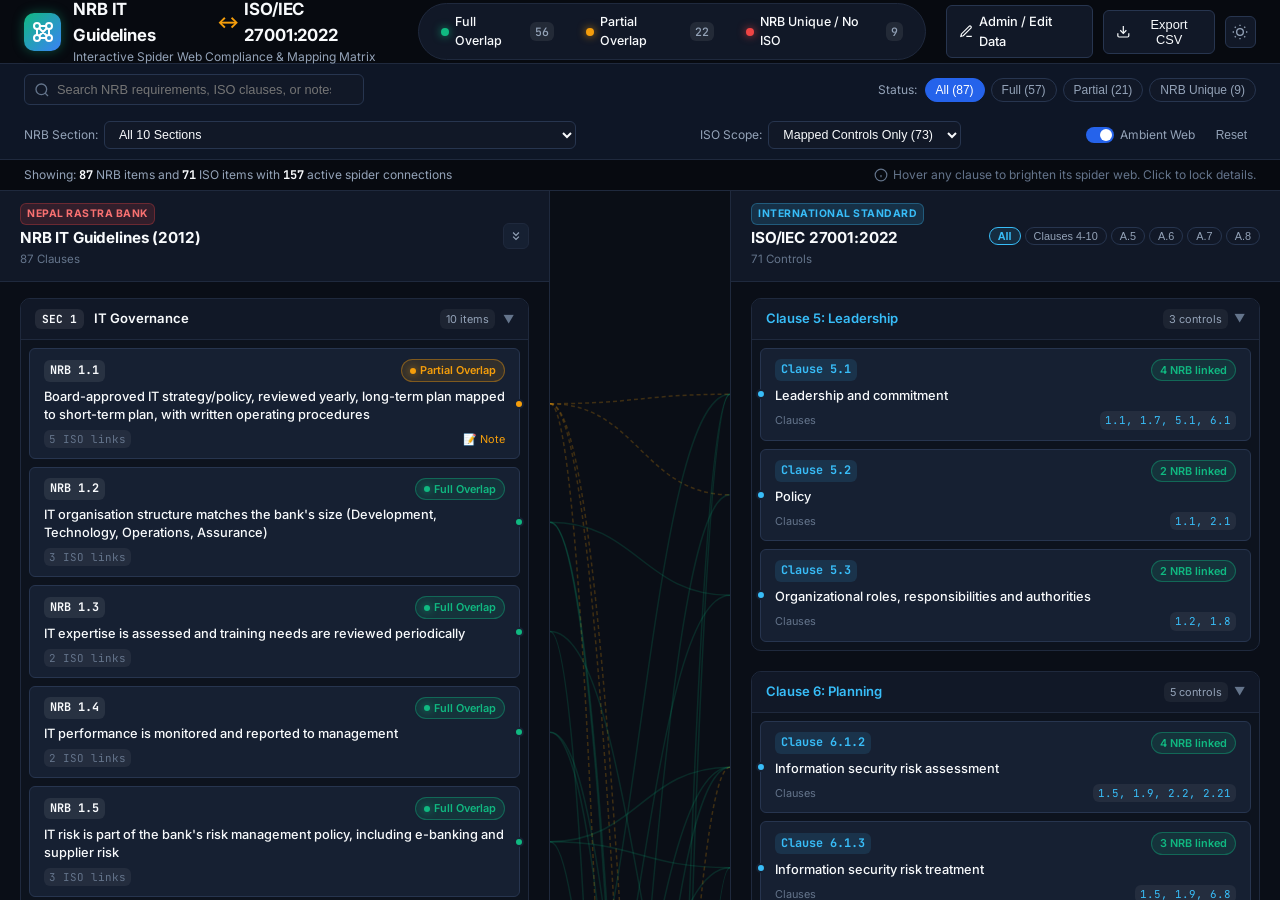
<file: index.html>
<!DOCTYPE html>
<html lang="en">
<head>
  <meta charset="UTF-8">
  <meta name="viewport" content="width=device-width, initial-scale=1.0">
  <title>NRB IT Guidelines ↔ ISO 27001:2022 Interactive Spider Web</title>
  <link rel="stylesheet" href="style.css">
  <link rel="preconnect" href="https://fonts.googleapis.com">
  <link rel="preconnect" href="https://fonts.gstatic.com" crossorigin>
  <link href="https://fonts.googleapis.com/css2?family=Inter:wght@300;400;500;600;700;800&family=JetBrains+Mono:wght@400;500;600&display=swap" rel="stylesheet">
</head>
<body class="dark-theme">
  <!-- Top App Bar -->
  <header class="top-header">
    <div class="brand-group">
      <div class="brand-icon">
        <svg width="24" height="24" viewBox="0 0 24 24" fill="none" stroke="currentColor" stroke-width="2">
          <circle cx="6" cy="6" r="3"/>
          <circle cx="18" cy="18" r="3"/>
          <circle cx="6" cy="18" r="3"/>
          <circle cx="18" cy="6" r="3"/>
          <path d="M6 9v6M18 9v6M9 6h6M9 18h6M8.5 8.5l7 7M8.5 15.5l7-7"/>
        </svg>
      </div>
      <div class="brand-text">
        <h1>NRB IT Guidelines <span>↔</span> ISO/IEC 27001:2022</h1>
        <p class="brand-subtitle">Interactive Spider Web Compliance & Mapping Matrix</p>
      </div>
    </div>



    <!-- Quick Legend -->
    <div class="legend-bar">
      <div class="legend-item" data-filter="full" id="legendFull">
        <span class="legend-dot dot-full"></span>
        <span class="legend-name">Full Overlap</span>
        <span class="legend-count" id="countFull">57</span>
      </div>
      <div class="legend-item" data-filter="partial" id="legendPartial">
        <span class="legend-dot dot-partial"></span>
        <span class="legend-name">Partial Overlap</span>
        <span class="legend-count" id="countPartial">21</span>
      </div>
      <div class="legend-item" data-filter="none" id="legendNone">
        <span class="legend-dot dot-none"></span>
        <span class="legend-name">NRB Unique / No ISO</span>
        <span class="legend-count" id="countNone">9</span>
      </div>
    </div>

    <!-- Actions -->
    <div class="header-actions">
      <a href="admin.html" class="btn btn-outline" id="btnAdminPanel" title="Open Admin Panel to edit requirements, clauses, and links" style="text-decoration:none;">
        <svg width="15" height="15" viewBox="0 0 24 24" fill="none" stroke="currentColor" stroke-width="2">
          <path d="M12 20h9"/>
          <path d="M16.5 3.5a2.121 2.121 0 0 1 3 3L7 19l-4 1 1-4L16.5 3.5z"/>
        </svg>
        <span>Admin / Edit Data</span>
      </a>
      <button class="btn btn-outline" id="btnExportCsv" title="Export Mappings to CSV">
        <svg width="15" height="15" viewBox="0 0 24 24" fill="none" stroke="currentColor" stroke-width="2">
          <path d="M21 15v4a2 2 0 0 1-2 2H5a2 2 0 0 1-2-2v-4"/>
          <polyline points="7 10 12 15 17 10"/>
          <line x1="12" y1="15" x2="12" y2="3"/>
        </svg>
        <span>Export CSV</span>
      </button>
      <button class="btn btn-icon" id="btnThemeToggle" title="Toggle Theme">
        <svg id="themeIconSun" width="16" height="16" viewBox="0 0 24 24" fill="none" stroke="currentColor" stroke-width="2">
          <circle cx="12" cy="12" r="5"/>
          <line x1="12" y1="1" x2="12" y2="3"/>
          <line x1="12" y1="21" x2="12" y2="23"/>
          <line x1="4.22" y1="4.22" x2="5.64" y2="5.64"/>
          <line x1="18.36" y1="18.36" x2="19.78" y2="19.78"/>
          <line x1="1" y1="12" x2="3" y2="12"/>
          <line x1="21" y1="12" x2="23" y2="12"/>
          <line x1="4.22" y1="19.78" x2="5.64" y2="18.36"/>
          <line x1="18.36" y1="5.64" x2="19.78" y2="4.22"/>
        </svg>
      </button>
    </div>
  </header>

  <!-- Controls & Filter Toolbar -->
  <section class="toolbar">
    <div class="search-box">
      <svg class="search-icon" width="16" height="16" viewBox="0 0 24 24" fill="none" stroke="currentColor" stroke-width="2">
        <circle cx="11" cy="11" r="8"/>
        <line x1="21" y1="21" x2="16.65" y2="16.65"/>
      </svg>
      <input type="text" id="searchInput" placeholder="Search NRB requirements, ISO clauses, or notes...">
      <button class="search-clear-btn" id="searchClearBtn" title="Clear search">✕</button>
    </div>

    <!-- Filter Pills -->
    <div class="filter-group">
      <label>Status:</label>
      <button class="filter-pill active" data-status="all">All (87)</button>
      <button class="filter-pill pill-full" data-status="full">Full (57)</button>
      <button class="filter-pill pill-partial" data-status="partial">Partial (21)</button>
      <button class="filter-pill pill-none" data-status="none">NRB Unique (9)</button>
    </div>

    <!-- Section Filter Dropdown -->
    <div class="dropdown-group">
      <label for="sectionSelect">NRB Section:</label>
      <select id="sectionSelect">
        <option value="all">All 10 Sections</option>
      </select>
    </div>

    <!-- ISO Filter Dropdown -->
    <div class="dropdown-group">
      <label for="isoScopeSelect">ISO Scope:</label>
      <select id="isoScopeSelect">
        <option value="mapped">Mapped Controls Only (73)</option>
        <option value="all">All Standard Controls (123)</option>
      </select>
    </div>

    <!-- Display Options -->
    <div class="toggle-group">
      <label class="toggle-label" title="Show all background spider lines or only highlight on hover">
        <input type="checkbox" id="toggleShowAllLines" checked>
        <span class="toggle-switch"></span>
        <span class="toggle-text">Ambient Web</span>
      </label>
      <button class="btn btn-sm btn-ghost" id="btnResetFilters" title="Reset all filters">Reset</button>
    </div>
  </section>

  <!-- Notification Banner / Stats Info -->
  <div class="info-strip" id="infoStrip">
    <div class="focus-banner" id="focusBanner" style="display: none;">
      <span class="focus-pulse-dot"></span>
      <span class="focus-badge">FOCUS VIEW</span>
      <span class="focus-text" id="focusBannerText">Showing mapped clauses only</span>
      <button class="btn btn-sm btn-outline focus-return-btn" id="btnDeselectFocus" title="Return to full view (Esc)">✕ Deselect / Return</button>
    </div>
    <div class="custom-data-badge" id="customDataBadge" style="display: none; align-items: center; gap: 6px; background: rgba(37, 99, 235, 0.18); border: 1px solid rgba(59, 130, 246, 0.4); padding: 3px 10px; border-radius: var(--radius-full); font-size: 0.72rem; color: #93c5fd;">
      <span>✏️ Custom Data Active</span>
      <button id="btnResetCustomData" style="background:none; border:none; color:#f87171; text-decoration:underline; cursor:pointer; font-size:0.72rem; font-weight:600; padding:0 2px;" title="Clear edits and reset to baseline data.js">Reset to Defaults</button>
    </div>
    <div class="info-stat">
      <span>Showing:</span> <strong id="visibleNrbCount">87</strong> NRB items
      <span>and</span> <strong id="visibleIsoCount">73</strong> ISO items
      <span>with</span> <strong id="visibleLinksCount">164</strong> active spider connections
    </div>
    <div class="hover-hint" id="hoverHint">
      <svg width="14" height="14" viewBox="0 0 24 24" fill="none" stroke="currentColor" stroke-width="2">
        <circle cx="12" cy="12" r="10"/>
        <line x1="12" y1="16" x2="12" y2="12"/>
        <line x1="12" y1="8" x2="12.01" y2="8"/>
      </svg>
      <span>Hover any clause to brighten its spider web. Click to lock details.</span>
    </div>
  </div>

  <!-- Main Mapping Workspace -->
  <main class="mapping-workspace" id="workspace">
    <!-- Left Column: NRB IT Guidelines -->
    <section class="column-panel left-panel" id="nrbPanel">
      <div class="panel-header">
        <div class="panel-title-wrap">
          <div class="panel-badge nrb-badge">NEPAL RASTRA BANK</div>
          <h2>NRB IT Guidelines (2012)</h2>
          <span class="panel-count" id="nrbPanelCount">87 Clauses</span>
        </div>
        <button class="btn-icon-sm" id="btnCollapseAllSections" title="Expand / Collapse all sections">
          <svg width="14" height="14" viewBox="0 0 24 24" fill="none" stroke="currentColor" stroke-width="2">
            <polyline points="7 13 12 18 17 13"/>
            <polyline points="7 6 12 11 17 6"/>
          </svg>
        </button>
      </div>

      <div class="panel-content" id="nrbList">
        <!-- Injected via JavaScript -->
      </div>
    </section>

    <!-- Center Column: SVG Spider Web Canvas -->
    <div class="web-connector-container" id="webContainer">
      <svg id="spiderWebSvg" class="spider-web-svg" xmlns="http://www.w3.org/2000/svg">
        <defs>
          <filter id="glowGreen" x="-20%" y="-20%" width="140%" height="140%">
            <feDropShadow dx="0" dy="0" stdDeviation="3" flood-color="#10b981" flood-opacity="0.9"/>
          </filter>
          <filter id="glowYellow" x="-20%" y="-20%" width="140%" height="140%">
            <feDropShadow dx="0" dy="0" stdDeviation="3" flood-color="#f59e0b" flood-opacity="0.9"/>
          </filter>
          <filter id="glowRed" x="-20%" y="-20%" width="140%" height="140%">
            <feDropShadow dx="0" dy="0" stdDeviation="3" flood-color="#ef4444" flood-opacity="0.9"/>
          </filter>
        </defs>
        <g id="spiderLinesLayer"></g>
      </svg>
    </div>

    <!-- Right Column: ISO/IEC 27001:2022 -->
    <section class="column-panel right-panel" id="isoPanel">
      <div class="panel-header">
        <div class="panel-title-wrap">
          <div class="panel-badge iso-badge">INTERNATIONAL STANDARD</div>
          <h2>ISO/IEC 27001:2022</h2>
          <span class="panel-count" id="isoPanelCount">73 Mapped Controls</span>
        </div>
        <div class="iso-filter-pills">
          <button class="pill-mini active" data-isogroup="all">All</button>
          <button class="pill-mini" data-isogroup="Clauses">Clauses 4-10</button>
          <button class="pill-mini" data-isogroup="A.5">A.5</button>
          <button class="pill-mini" data-isogroup="A.6">A.6</button>
          <button class="pill-mini" data-isogroup="A.7">A.7</button>
          <button class="pill-mini" data-isogroup="A.8">A.8</button>
        </div>
      </div>

      <div class="panel-content" id="isoList">
        <div class="nrb-unique-notice" id="nrbUniqueNotice" style="display: none;">
          <div class="notice-icon">🔴</div>
          <div class="notice-title">NRB-Unique Requirement</div>
          <div class="notice-desc">This guideline is specific to Nepal Rastra Bank regulations with <strong>no direct ISO/IEC 27001:2022 equivalent</strong>. Dedicated Nepal banking audit evidence is required.</div>
        </div>
        <!-- Injected via JavaScript -->
      </div>
    </section>
  </main>

  <!-- Interactive Floating Line Tooltip -->
  <div class="line-tooltip" id="lineTooltip"></div>

  <!-- Scripts -->
  <script src="data.js"></script>
  <script src="app.js"></script>
</body>
</html>
</file>
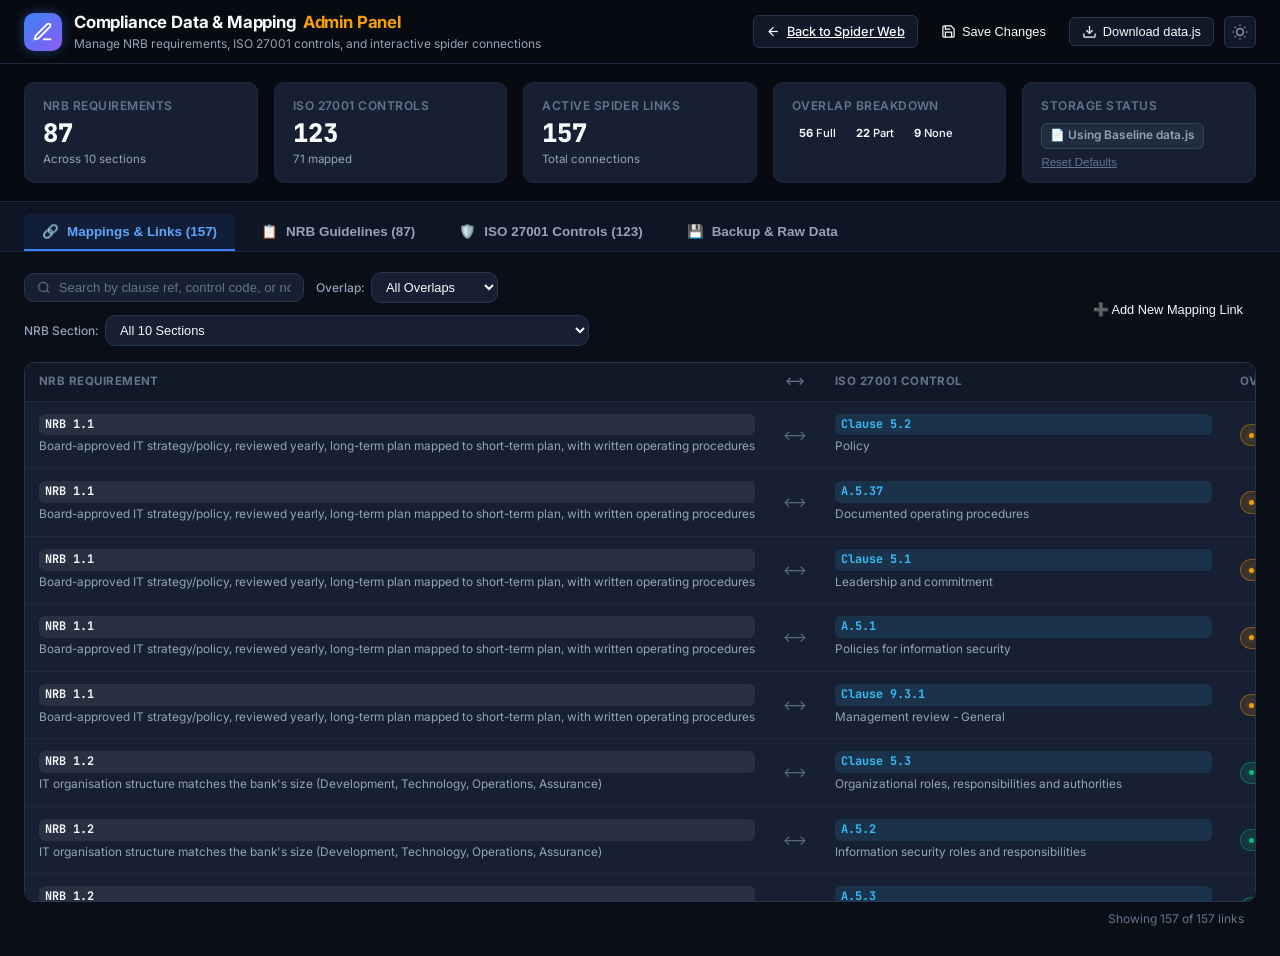
<file: admin.html>
<!DOCTYPE html>
<html lang="en">
<head>
  <meta charset="UTF-8">
  <meta name="viewport" content="width=device-width, initial-scale=1.0">
  <title>Data & Linking Admin Manager | NRB IT Guidelines ↔ ISO 27001</title>
  <link rel="stylesheet" href="style.css">
  <link rel="preconnect" href="https://fonts.googleapis.com">
  <link rel="preconnect" href="https://fonts.gstatic.com" crossorigin>
  <link href="https://fonts.googleapis.com/css2?family=Inter:wght@300;400;500;600;700;800&family=JetBrains+Mono:wght@400;500;600&display=swap" rel="stylesheet">
</head>
<body class="dark-theme admin-body">

  <!-- Top App Bar -->
  <header class="top-header admin-header">
    <div class="brand-group">
      <div class="brand-icon admin-brand-icon">
        <svg width="22" height="22" viewBox="0 0 24 24" fill="none" stroke="currentColor" stroke-width="2">
          <path d="M12 20h9"/>
          <path d="M16.5 3.5a2.121 2.121 0 0 1 3 3L7 19l-4 1 1-4L16.5 3.5z"/>
        </svg>
      </div>
      <div class="brand-text">
        <h1>Compliance Data & Mapping <span>Admin Panel</span></h1>
        <p class="brand-subtitle">Manage NRB requirements, ISO 27001 controls, and interactive spider connections</p>
      </div>
    </div>

    <!-- Header Actions -->
    <div class="header-actions admin-header-actions">
      <a href="index.html" class="btn btn-outline" title="Return to Interactive Spider Web">
        <svg width="15" height="15" viewBox="0 0 24 24" fill="none" stroke="currentColor" stroke-width="2">
          <line x1="19" y1="12" x2="5" y2="12"/>
          <polyline points="12 19 5 12 12 5"/>
        </svg>
        <span>Back to Spider Web</span>
      </a>

      <button class="btn btn-primary" id="btnSaveAll" title="Save changes to browser localStorage">
        <svg width="15" height="15" viewBox="0 0 24 24" fill="none" stroke="currentColor" stroke-width="2">
          <path d="M19 21H5a2 2 0 0 1-2-2V5a2 2 0 0 1 2-2h11l5 5v11a2 2 0 0 1-2 2z"/>
          <polyline points="17 21 17 13 7 13 7 21"/>
          <polyline points="7 3 7 8 15 8"/>
        </svg>
        <span>Save Changes</span>
      </button>

      <button class="btn btn-outline" id="btnDownloadDataJs" title="Download updated data.js to commit/deploy to GitHub">
        <svg width="15" height="15" viewBox="0 0 24 24" fill="none" stroke="currentColor" stroke-width="2">
          <path d="M21 15v4a2 2 0 0 1-2 2H5a2 2 0 0 1-2-2v-4"/>
          <polyline points="7 10 12 15 17 10"/>
          <line x1="12" y1="15" x2="12" y2="3"/>
        </svg>
        <span>Download data.js</span>
      </button>

      <button class="btn btn-icon" id="btnThemeToggle" title="Toggle Theme">
        <svg id="themeIconSun" width="16" height="16" viewBox="0 0 24 24" fill="none" stroke="currentColor" stroke-width="2">
          <circle cx="12" cy="12" r="5"/>
          <line x1="12" y1="1" x2="12" y2="3"/>
          <line x1="12" y1="21" x2="12" y2="23"/>
          <line x1="4.22" y1="4.22" x2="5.64" y2="5.64"/>
          <line x1="18.36" y1="18.36" x2="19.78" y2="19.78"/>
          <line x1="1" y1="12" x2="3" y2="12"/>
          <line x1="21" y1="12" x2="23" y2="12"/>
          <line x1="4.22" y1="19.78" x2="5.64" y2="18.36"/>
          <line x1="18.36" y1="5.64" x2="19.78" y2="4.22"/>
        </svg>
      </button>
    </div>
  </header>

  <!-- KPI Stats Summary Ribbon -->
  <section class="admin-kpi-bar">
    <div class="kpi-card">
      <span class="kpi-label">NRB Requirements</span>
      <span class="kpi-value" id="kpiNrbCount">87</span>
      <span class="kpi-sub">Across 10 sections</span>
    </div>
    <div class="kpi-card">
      <span class="kpi-label">ISO 27001 Controls</span>
      <span class="kpi-value" id="kpiIsoCount">123</span>
      <span class="kpi-sub"><span id="kpiMappedIsoCount">73</span> mapped</span>
    </div>
    <div class="kpi-card">
      <span class="kpi-label">Active Spider Links</span>
      <span class="kpi-value" id="kpiLinkCount">164</span>
      <span class="kpi-sub">Total connections</span>
    </div>
    <div class="kpi-card">
      <span class="kpi-label">Overlap Breakdown</span>
      <div class="kpi-pill-group">
        <span class="kpi-pill pill-full"><strong id="kpiFullCount">57</strong> Full</span>
        <span class="kpi-pill pill-partial"><strong id="kpiPartialCount">21</strong> Part</span>
        <span class="kpi-pill pill-none"><strong id="kpiNoneCount">9</strong> None</span>
      </div>
    </div>
    <div class="kpi-card kpi-status-card">
      <span class="kpi-label">Storage Status</span>
      <div id="storageStatusBadge" class="storage-badge">Using data.js</div>
      <button class="kpi-reset-btn" id="btnResetDefaults" title="Clear all local custom edits and reset back to data.js">Reset Defaults</button>
    </div>
  </section>

  <!-- Main Navigation Tabs -->
  <nav class="admin-tabs-nav">
    <button class="admin-tab-btn active" data-tab="tab-links">
      <span class="tab-icon">🔗</span>
      <span>Mappings & Links (<span id="tabBadgeLinks">164</span>)</span>
    </button>
    <button class="admin-tab-btn" data-tab="tab-nrb">
      <span class="tab-icon">📋</span>
      <span>NRB Guidelines (<span id="tabBadgeNrb">87</span>)</span>
    </button>
    <button class="admin-tab-btn" data-tab="tab-iso">
      <span class="tab-icon">🛡️</span>
      <span>ISO 27001 Controls (<span id="tabBadgeIso">123</span>)</span>
    </button>
    <button class="admin-tab-btn" data-tab="tab-backup">
      <span class="tab-icon">💾</span>
      <span>Backup & Raw Data</span>
    </button>
  </nav>

  <!-- Main Content Workspace Container -->
  <main class="admin-workspace">

    <!-- ======================================================================
         TAB 1: Mappings & Links Manager
         ====================================================================== -->
    <section class="admin-tab-pane active" id="tab-links">
      <div class="admin-pane-header">
        <div class="pane-filter-bar">
          <div class="admin-search-box">
            <svg width="15" height="15" viewBox="0 0 24 24" fill="none" stroke="currentColor" stroke-width="2">
              <circle cx="11" cy="11" r="8"/>
              <line x1="21" y1="21" x2="16.65" y2="16.65"/>
            </svg>
            <input type="text" id="searchLinks" placeholder="Search by clause ref, control code, or notes...">
          </div>

          <div class="admin-filter-group">
            <label for="filterLinkOverlap">Overlap:</label>
            <select id="filterLinkOverlap">
              <option value="all">All Overlaps</option>
              <option value="Full Overlap">Full Overlap</option>
              <option value="Partial Overlap">Partial Overlap</option>
            </select>
          </div>

          <div class="admin-filter-group">
            <label for="filterLinkSection">NRB Section:</label>
            <select id="filterLinkSection">
              <option value="all">All 10 Sections</option>
            </select>
          </div>
        </div>

        <div class="pane-actions">
          <button class="btn btn-primary" id="btnOpenAddLink">
            <span>➕ Add New Mapping Link</span>
          </button>
        </div>
      </div>

      <!-- Links Data Table -->
      <div class="admin-table-wrap">
        <table class="admin-table" id="tableLinks">
          <thead>
            <tr>
              <th style="width: 240px;">NRB Requirement</th>
              <th style="width: 40px; text-align: center;">⟷</th>
              <th style="width: 260px;">ISO 27001 Control</th>
              <th style="width: 130px;">Overlap</th>
              <th style="width: 100px;">Tier</th>
              <th>Compliance Rationale / Notes</th>
              <th style="width: 120px; text-align: right;">Actions</th>
            </tr>
          </thead>
          <tbody id="tbodyLinks">
            <!-- Injected via JavaScript -->
          </tbody>
        </table>
      </div>
      <div class="admin-table-footer">
        <span id="linksTableCount">Showing 164 of 164 links</span>
      </div>
    </section>

    <!-- ======================================================================
         TAB 2: NRB Requirements Manager
         ====================================================================== -->
    <section class="admin-tab-pane" id="tab-nrb">
      <div class="admin-pane-header">
        <div class="pane-filter-bar">
          <div class="admin-search-box">
            <svg width="15" height="15" viewBox="0 0 24 24" fill="none" stroke="currentColor" stroke-width="2">
              <circle cx="11" cy="11" r="8"/>
              <line x1="21" y1="21" x2="16.65" y2="16.65"/>
            </svg>
            <input type="text" id="searchNrb" placeholder="Search NRB requirements or ref (e.g. 1.1, 2.10)...">
          </div>

          <div class="admin-filter-group">
            <label for="filterNrbSection">Section:</label>
            <select id="filterNrbSection">
              <option value="all">All 10 Sections</option>
            </select>
          </div>

          <div class="admin-filter-group">
            <label for="filterNrbStatus">Status:</label>
            <select id="filterNrbStatus">
              <option value="all">All Statuses</option>
              <option value="full">Full Overlap</option>
              <option value="partial">Partial Overlap</option>
              <option value="none">NRB Unique / No ISO</option>
            </select>
          </div>
        </div>

        <div class="pane-actions">
          <button class="btn btn-primary" id="btnOpenAddNrb">
            <span>➕ Add NRB Requirement</span>
          </button>
        </div>
      </div>

      <!-- NRB Data Table -->
      <div class="admin-table-wrap">
        <table class="admin-table" id="tableNrb">
          <thead>
            <tr>
              <th style="width: 90px;">Ref</th>
              <th style="width: 180px;">Section</th>
              <th>Requirement Description</th>
              <th style="width: 130px;">Status</th>
              <th style="width: 220px;">Connected ISO Controls</th>
              <th style="width: 120px; text-align: right;">Actions</th>
            </tr>
          </thead>
          <tbody id="tbodyNrb">
            <!-- Injected via JavaScript -->
          </tbody>
        </table>
      </div>
      <div class="admin-table-footer">
        <span id="nrbTableCount">Showing 87 of 87 requirements</span>
      </div>
    </section>

    <!-- ======================================================================
         TAB 3: ISO 27001 Controls Manager
         ====================================================================== -->
    <section class="admin-tab-pane" id="tab-iso">
      <div class="admin-pane-header">
        <div class="pane-filter-bar">
          <div class="admin-search-box">
            <svg width="15" height="15" viewBox="0 0 24 24" fill="none" stroke="currentColor" stroke-width="2">
              <circle cx="11" cy="11" r="8"/>
              <line x1="21" y1="21" x2="16.65" y2="16.65"/>
            </svg>
            <input type="text" id="searchIso" placeholder="Search control code or title (e.g. A.5.1, Clause 5)...">
          </div>

          <div class="admin-filter-group">
            <label for="filterIsoTheme">Theme / Category:</label>
            <select id="filterIsoTheme">
              <option value="all">All Themes</option>
              <option value="Clauses">Clauses 4-10</option>
              <option value="A.5">A.5 Organizational</option>
              <option value="A.6">A.6 People</option>
              <option value="A.7">A.7 Physical</option>
              <option value="A.8">A.8 Technological</option>
            </select>
          </div>

          <div class="admin-filter-group">
            <label for="filterIsoScope">Scope:</label>
            <select id="filterIsoScope">
              <option value="all">All Controls</option>
              <option value="mapped">Mapped Controls Only</option>
              <option value="unmapped">Unmapped Controls Only</option>
            </select>
          </div>
        </div>

        <div class="pane-actions">
          <button class="btn btn-primary" id="btnOpenAddIso">
            <span>➕ Add ISO Control</span>
          </button>
        </div>
      </div>

      <!-- ISO Data Table -->
      <div class="admin-table-wrap">
        <table class="admin-table" id="tableIso">
          <thead>
            <tr>
              <th style="width: 120px;">Code</th>
              <th style="width: 220px;">Theme</th>
              <th>Control Name / Statement</th>
              <th style="width: 130px;">Scope</th>
              <th style="width: 240px;">Connected NRB Requirements</th>
              <th style="width: 120px; text-align: right;">Actions</th>
            </tr>
          </thead>
          <tbody id="tbodyIso">
            <!-- Injected via JavaScript -->
          </tbody>
        </table>
      </div>
      <div class="admin-table-footer">
        <span id="isoTableCount">Showing 123 of 123 controls</span>
      </div>
    </section>

    <!-- ======================================================================
         TAB 4: Backup, Export & Raw Data
         ====================================================================== -->
    <section class="admin-tab-pane" id="tab-backup">
      <div class="backup-grid">
        <!-- Quick Export / Save Card -->
        <div class="admin-card">
          <h3>📦 Export Production Files</h3>
          <p class="card-desc">Download updated files ready to replace in your project directory or commit directly to your GitHub Pages repository.</p>
          <div class="card-action-row">
            <button class="btn btn-primary" id="btnExportDataJsBig">
              <svg width="15" height="15" viewBox="0 0 24 24" fill="none" stroke="currentColor" stroke-width="2">
                <path d="M21 15v4a2 2 0 0 1-2 2H5a2 2 0 0 1-2-2v-4"/>
                <polyline points="7 10 12 15 17 10"/>
                <line x1="12" y1="15" x2="12" y2="3"/>
              </svg>
              <span>Download updated data.js</span>
            </button>

            <button class="btn btn-outline" id="btnExportJson">
              <svg width="15" height="15" viewBox="0 0 24 24" fill="none" stroke="currentColor" stroke-width="2">
                <path d="M21 15v4a2 2 0 0 1-2 2H5a2 2 0 0 1-2-2v-4"/>
                <polyline points="7 10 12 15 17 10"/>
                <line x1="12" y1="15" x2="12" y2="3"/>
              </svg>
              <span>Download mapping_data.json</span>
            </button>
          </div>
          <div class="card-note">
            💡 <strong>Tip:</strong> Downloading <code>data.js</code> and replacing the existing file in your repository lets you permanently deploy your updates to GitHub Pages!
          </div>
        </div>

        <!-- Import / Upload Card -->
        <div class="admin-card">
          <h3>📥 Import Existing Data</h3>
          <p class="card-desc">Upload a saved <code>mapping_data.json</code> or paste JSON content directly to load previous configurations.</p>
          <div class="card-action-row">
            <label class="btn btn-outline" style="cursor: pointer;">
              <svg width="15" height="15" viewBox="0 0 24 24" fill="none" stroke="currentColor" stroke-width="2">
                <path d="M21 15v4a2 2 0 0 1-2 2H5a2 2 0 0 1-2-2v-4"/>
                <polyline points="17 8 12 3 7 8"/>
                <line x1="12" y1="3" x2="12" y2="15"/>
              </svg>
              <span>Upload JSON File</span>
              <input type="file" id="fileInputJson" accept=".json,.js" style="display:none;">
            </label>
            <button class="btn btn-outline" id="btnResetToDefaultsCard" style="color: #ef4444;">
              <span>Revert to Defaults</span>
            </button>
          </div>
        </div>
      </div>

      <!-- Raw JSON Editor View -->
      <div class="admin-card raw-json-card" style="margin-top: 20px;">
        <div class="card-header-with-actions">
          <div>
            <h3>🛠️ Raw Dataset Inspector & Direct JSON Editor</h3>
            <p class="card-desc">Inspect or directly modify the underlying mapping dataset.</p>
          </div>
          <div style="display: flex; gap: 8px;">
            <button class="btn btn-sm btn-outline" id="btnFormatRawJson">Format JSON</button>
            <button class="btn btn-sm btn-primary" id="btnApplyRawJson">Apply JSON Changes</button>
          </div>
        </div>
        <textarea id="rawJsonTextarea" class="raw-json-textarea" spellcheck="false"></textarea>
      </div>
    </section>

  </main>

  <!-- ======================================================================
       MODAL 1: Add / Edit Mapping Link
       ====================================================================== -->
  <div class="admin-modal-overlay" id="modalLinkOverlay" style="display:none;">
    <div class="admin-modal">
      <div class="admin-modal-header">
        <h3 id="modalLinkTitle">Add Mapping Link</h3>
        <button class="modal-close-btn" id="btnCloseLinkModal">✕</button>
      </div>
      <form id="formLink" class="admin-modal-body">
        <input type="hidden" id="linkOriginalSource">
        <input type="hidden" id="linkOriginalTarget">

        <div class="form-row">
          <div class="form-group" style="flex: 1;">
            <label for="linkSourceSelect">NRB Requirement <span class="required">*</span></label>
            <select id="linkSourceSelect" required>
              <option value="">-- Select NRB Requirement --</option>
            </select>
          </div>
          <div class="form-group" style="flex: 1;">
            <label for="linkTargetSelect">ISO 27001 Control <span class="required">*</span></label>
            <select id="linkTargetSelect" required>
              <option value="">-- Select ISO Control --</option>
            </select>
          </div>
        </div>

        <div class="form-row">
          <div class="form-group" style="flex: 1;">
            <label for="linkOverlapSelect">Overlap Status <span class="required">*</span></label>
            <select id="linkOverlapSelect" required>
              <option value="Full Overlap">🟢 Full Overlap</option>
              <option value="Partial Overlap">🟡 Partial Overlap</option>
            </select>
          </div>
          <div class="form-group" style="flex: 1;">
            <label for="linkTierSelect">Match Tier</label>
            <select id="linkTierSelect">
              <option value="Primary">⭐ Primary Match (Direct fulfillment)</option>
              <option value="Secondary">🔗 Secondary Match (Supporting / Reinforcing)</option>
            </select>
          </div>
        </div>

        <div class="form-group">
          <label for="linkRationaleInput">Compliance Rationale / Mapping Explanation</label>
          <textarea id="linkRationaleInput" rows="3" placeholder="Explain why or how this ISO control maps to the NRB requirement..."></textarea>
        </div>

        <div class="admin-modal-footer">
          <button type="button" class="btn btn-outline" id="btnCancelLinkModal">Cancel</button>
          <button type="submit" class="btn btn-primary" id="btnSaveLinkModal">Save Mapping Link</button>
        </div>
      </form>
    </div>
  </div>

  <!-- ======================================================================
       MODAL 2: Add / Edit NRB Requirement
       ====================================================================== -->
  <div class="admin-modal-overlay" id="modalNrbOverlay" style="display:none;">
    <div class="admin-modal admin-modal-lg">
      <div class="admin-modal-header">
        <h3 id="modalNrbTitle">Edit NRB Requirement</h3>
        <button class="modal-close-btn" id="btnCloseNrbModal">✕</button>
      </div>
      <form id="formNrb" class="admin-modal-body">
        <input type="hidden" id="nrbOriginalId">

        <div class="form-row">
          <div class="form-group" style="width: 140px;">
            <label for="nrbRefInput">Ref No. <span class="required">*</span></label>
            <input type="text" id="nrbRefInput" placeholder="e.g. 1.1" required>
          </div>
          <div class="form-group" style="flex: 1;">
            <label for="nrbSectionSelect">Section <span class="required">*</span></label>
            <select id="nrbSectionSelect" required></select>
          </div>
        </div>

        <div class="form-group">
          <label for="nrbRequirementInput">Requirement Text / Guideline Statement <span class="required">*</span></label>
          <textarea id="nrbRequirementInput" rows="4" placeholder="Enter complete regulatory requirement..." required></textarea>
        </div>

        <div class="form-group">
          <label for="nrbNotesInput">Audit Notes / Compliance Guidance</label>
          <textarea id="nrbNotesInput" rows="2" placeholder="Enter specific audit notes or requirements..."></textarea>
        </div>

        <!-- Mapped ISO Controls Sub-Section -->
        <div class="modal-sub-section">
          <div class="sub-section-header">
            <h4>Mapped ISO 27001 Controls (<span id="nrbModalMappedCount">0</span>)</h4>
            <button type="button" class="btn btn-sm btn-outline" id="btnAddLinkFromNrbModal">➕ Link an ISO Control</button>
          </div>
          <div class="mapped-chips-container" id="nrbModalMappedChips">
            <!-- Injected via JavaScript -->
          </div>
        </div>

        <div class="admin-modal-footer">
          <button type="button" class="btn btn-outline" id="btnCancelNrbModal">Cancel</button>
          <button type="submit" class="btn btn-primary" id="btnSaveNrbModal">Save Requirement</button>
        </div>
      </form>
    </div>
  </div>

  <!-- ======================================================================
       MODAL 3: Add / Edit ISO Control
       ====================================================================== -->
  <div class="admin-modal-overlay" id="modalIsoOverlay" style="display:none;">
    <div class="admin-modal admin-modal-lg">
      <div class="admin-modal-header">
        <h3 id="modalIsoTitle">Edit ISO 27001 Control</h3>
        <button class="modal-close-btn" id="btnCloseIsoModal">✕</button>
      </div>
      <form id="formIso" class="admin-modal-body">
        <input type="hidden" id="isoOriginalId">

        <div class="form-row">
          <div class="form-group" style="width: 160px;">
            <label for="isoCodeInput">Control Code <span class="required">*</span></label>
            <input type="text" id="isoCodeInput" placeholder="e.g. A.5.1" required>
          </div>
          <div class="form-group" style="flex: 1;">
            <label for="isoThemeSelect">Theme / Category <span class="required">*</span></label>
            <select id="isoThemeSelect" required></select>
          </div>
        </div>

        <div class="form-group">
          <label for="isoTitleInput">Control Title / Name <span class="required">*</span></label>
          <input type="text" id="isoTitleInput" placeholder="Enter standard control name..." required>
        </div>

        <!-- Mapped NRB Requirements Sub-Section -->
        <div class="modal-sub-section">
          <div class="sub-section-header">
            <h4>Mapped NRB Requirements (<span id="isoModalMappedCount">0</span>)</h4>
            <button type="button" class="btn btn-sm btn-outline" id="btnAddLinkFromIsoModal">➕ Link an NRB Requirement</button>
          </div>
          <div class="mapped-chips-container" id="isoModalMappedChips">
            <!-- Injected via JavaScript -->
          </div>
        </div>

        <div class="admin-modal-footer">
          <button type="button" class="btn btn-outline" id="btnCancelIsoModal">Cancel</button>
          <button type="submit" class="btn btn-primary" id="btnSaveIsoModal">Save ISO Control</button>
        </div>
      </form>
    </div>
  </div>

  <!-- Notification Toast -->
  <div class="admin-toast" id="adminToast">Changes saved successfully!</div>

  <!-- Scripts -->
  <script src="data.js"></script>
  <script src="admin.js"></script>
</body>
</html>
</file>
<file: style.css>
/* ==========================================================================
   NRB IT Guidelines ↔ ISO 27001:2022 Interactive Spider Web Styles
   ========================================================================== */

:root {
  --font-sans: 'Inter', -apple-system, BlinkMacSystemFont, 'Segoe UI', Roboto, sans-serif;
  --font-mono: 'JetBrains Mono', monospace;

  /* Color Palette - Dark Theme Default */
  --bg-primary: #0a0e17;
  --bg-secondary: #111827;
  --bg-card: #162032;
  --bg-card-hover: #1e293b;
  --bg-card-active: #1e2e4a;
  --bg-header: #070a10;
  --bg-toolbar: #0e1626;
  --bg-drawer: #0f172a;
  
  --border-subtle: #1f293d;
  --border-card: #27354f;
  --border-active: #3b82f6;

  --text-primary: #f8fafc;
  --text-secondary: #94a3b8;
  --text-muted: #64748b;

  /* Status Colors */
  --color-full: #10b981;
  --color-full-bg: rgba(16, 185, 129, 0.12);
  --color-full-border: rgba(16, 185, 129, 0.4);
  --color-full-glow: rgba(16, 185, 129, 0.8);

  --color-partial: #f59e0b;
  --color-partial-bg: rgba(245, 158, 11, 0.12);
  --color-partial-border: rgba(245, 158, 11, 0.4);
  --color-partial-glow: rgba(245, 158, 11, 0.8);

  --color-none: #ef4444;
  --color-none-bg: rgba(239, 68, 68, 0.12);
  --color-none-border: rgba(239, 68, 68, 0.4);
  --color-none-glow: rgba(239, 68, 68, 0.8);

  --color-iso: #38bdf8;
  --color-iso-bg: rgba(56, 189, 248, 0.12);

  --shadow-sm: 0 1px 2px 0 rgba(0, 0, 0, 0.05);
  --shadow-md: 0 4px 6px -1px rgba(0, 0, 0, 0.3), 0 2px 4px -2px rgba(0, 0, 0, 0.3);
  --shadow-lg: 0 10px 25px -3px rgba(0, 0, 0, 0.5), 0 4px 6px -4px rgba(0, 0, 0, 0.5);
  --shadow-glow: 0 0 15px rgba(59, 130, 246, 0.35);

  --radius-sm: 6px;
  --radius-md: 10px;
  --radius-lg: 14px;
  --radius-full: 9999px;

  --transition-fast: 0.15s ease;
  --transition-normal: 0.25s ease;
}

/* Light Theme Variables */
body.light-theme {
  --bg-primary: #f1f5f9;
  --bg-secondary: #ffffff;
  --bg-card: #ffffff;
  --bg-card-hover: #f8fafc;
  --bg-card-active: #e0f2fe;
  --bg-header: #ffffff;
  --bg-toolbar: #f8fafc;
  --bg-drawer: #ffffff;

  --border-subtle: #e2e8f0;
  --border-card: #cbd5e1;
  --border-active: #2563eb;

  --text-primary: #0f172a;
  --text-secondary: #475569;
  --text-muted: #94a3b8;

  --color-full-bg: rgba(16, 185, 129, 0.15);
  --color-partial-bg: rgba(245, 158, 11, 0.15);
  --color-none-bg: rgba(239, 68, 68, 0.15);
  --color-iso-bg: rgba(14, 165, 233, 0.15);
}

/* Base Styles */
* {
  box-sizing: border-box;
  margin: 0;
  padding: 0;
}

html, body {
  height: 100%;
  font-family: var(--font-sans);
  background-color: var(--bg-primary);
  color: var(--text-primary);
  overflow: hidden;
  line-height: 1.5;
  -webkit-font-smoothing: antialiased;
}

body {
  display: flex;
  flex-direction: column;
}

/* ==========================================================================
   Header
   ========================================================================== */
.top-header {
  height: 64px;
  background-color: var(--bg-header);
  border-bottom: 1px solid var(--border-subtle);
  display: flex;
  align-items: center;
  justify-content: space-between;
  padding: 0 24px;
  gap: 20px;
  z-index: 30;
}

.brand-group {
  display: flex;
  align-items: center;
  gap: 12px;
}

.brand-icon {
  width: 38px;
  height: 38px;
  border-radius: var(--radius-md);
  background: linear-gradient(135deg, #10b981 0%, #3b82f6 100%);
  display: flex;
  align-items: center;
  justify-content: center;
  color: #ffffff;
  box-shadow: 0 0 12px rgba(16, 185, 129, 0.4);
}

.brand-text h1 {
  font-size: 1.05rem;
  font-weight: 700;
  letter-spacing: -0.01em;
  display: flex;
  align-items: center;
  gap: 6px;
}

.brand-text h1 span {
  color: var(--color-partial);
}

.brand-subtitle {
  font-size: 0.75rem;
  color: var(--text-secondary);
}

/* Legend Bar */
.legend-bar {
  display: flex;
  align-items: center;
  gap: 16px;
  background-color: var(--bg-secondary);
  padding: 6px 14px;
  border-radius: var(--radius-full);
  border: 1px solid var(--border-subtle);
}

.legend-item {
  display: flex;
  align-items: center;
  gap: 6px;
  font-size: 0.78rem;
  font-weight: 500;
  cursor: pointer;
  padding: 3px 8px;
  border-radius: var(--radius-full);
  transition: all var(--transition-fast);
}

.legend-item:hover {
  background-color: var(--bg-card-hover);
}

.legend-dot {
  width: 8px;
  height: 8px;
  border-radius: 50%;
}

.dot-full { background-color: var(--color-full); box-shadow: 0 0 8px var(--color-full-glow); }
.dot-partial { background-color: var(--color-partial); box-shadow: 0 0 8px var(--color-partial-glow); }
.dot-none { background-color: var(--color-none); box-shadow: 0 0 8px var(--color-none-glow); }

.legend-count {
  font-family: var(--font-mono);
  font-size: 0.72rem;
  padding: 1px 5px;
  background-color: rgba(255, 255, 255, 0.08);
  border-radius: var(--radius-sm);
  color: var(--text-secondary);
}

/* Header Actions */
.header-actions {
  display: flex;
  align-items: center;
  gap: 10px;
}

.btn {
  display: inline-flex;
  align-items: center;
  gap: 6px;
  padding: 6px 12px;
  border-radius: var(--radius-sm);
  font-size: 0.8rem;
  font-weight: 500;
  cursor: pointer;
  border: 1px solid transparent;
  transition: all var(--transition-fast);
  background-color: transparent;
  color: var(--text-primary);
}

.btn-outline {
  border-color: var(--border-card);
  background-color: var(--bg-secondary);
}

.btn-outline:hover {
  background-color: var(--bg-card-hover);
  border-color: var(--border-active);
}

.btn-ghost {
  color: var(--text-secondary);
}

.btn-ghost:hover {
  background-color: var(--bg-card-hover);
  color: var(--text-primary);
}

.btn-sm {
  padding: 4px 8px;
  font-size: 0.75rem;
}

.btn-icon {
  width: 32px;
  height: 32px;
  padding: 0;
  display: flex;
  align-items: center;
  justify-content: center;
  border-radius: var(--radius-sm);
  border: 1px solid var(--border-card);
  background-color: var(--bg-secondary);
  color: var(--text-secondary);
  cursor: pointer;
}

.btn-icon:hover {
  color: var(--text-primary);
  border-color: var(--border-active);
}

.btn-icon-sm {
  width: 26px;
  height: 26px;
  display: flex;
  align-items: center;
  justify-content: center;
  border-radius: var(--radius-sm);
  border: 1px solid var(--border-subtle);
  background-color: var(--bg-card);
  color: var(--text-secondary);
  cursor: pointer;
}

.btn-icon-sm:hover {
  background-color: var(--bg-card-hover);
  color: var(--text-primary);
}

/* ==========================================================================
   Toolbar
   ========================================================================== */
.toolbar {
  background-color: var(--bg-toolbar);
  border-bottom: 1px solid var(--border-subtle);
  padding: 10px 24px;
  display: flex;
  align-items: center;
  justify-content: space-between;
  gap: 16px;
  flex-wrap: wrap;
  z-index: 25;
}

.search-box {
  position: relative;
  width: 340px;
  display: flex;
  align-items: center;
}

.search-icon {
  position: absolute;
  left: 10px;
  color: var(--text-muted);
  pointer-events: none;
}

.search-box input {
  width: 100%;
  padding: 7px 32px 7px 32px;
  border-radius: var(--radius-sm);
  border: 1px solid var(--border-card);
  background-color: var(--bg-secondary);
  color: var(--text-primary);
  font-size: 0.8rem;
  outline: none;
  transition: all var(--transition-fast);
}

.search-box input:focus {
  border-color: var(--border-active);
  box-shadow: 0 0 0 2px rgba(59, 130, 246, 0.2);
}

.search-clear-btn {
  position: absolute;
  right: 8px;
  background: none;
  border: none;
  color: var(--text-muted);
  cursor: pointer;
  font-size: 0.75rem;
  display: none;
}

.search-clear-btn.visible {
  display: block;
}

.filter-group {
  display: flex;
  align-items: center;
  gap: 6px;
}

.filter-group label, .dropdown-group label {
  font-size: 0.75rem;
  color: var(--text-secondary);
  margin-right: 2px;
}

.filter-pill {
  padding: 4px 10px;
  border-radius: var(--radius-full);
  border: 1px solid var(--border-card);
  background-color: var(--bg-secondary);
  color: var(--text-secondary);
  font-size: 0.75rem;
  cursor: pointer;
  transition: all var(--transition-fast);
}

.filter-pill:hover {
  border-color: var(--border-active);
  color: var(--text-primary);
}

.filter-pill.active {
  background-color: #2563eb;
  color: #ffffff;
  border-color: #2563eb;
  font-weight: 500;
}

.filter-pill.pill-full.active {
  background-color: var(--color-full);
  border-color: var(--color-full);
  color: #052e16;
}

.filter-pill.pill-partial.active {
  background-color: var(--color-partial);
  border-color: var(--color-partial);
  color: #451a03;
}

.filter-pill.pill-none.active {
  background-color: var(--color-none);
  border-color: var(--color-none);
  color: #ffffff;
}

.dropdown-group select {
  padding: 5px 10px;
  border-radius: var(--radius-sm);
  border: 1px solid var(--border-card);
  background-color: var(--bg-secondary);
  color: var(--text-primary);
  font-size: 0.78rem;
  outline: none;
  cursor: pointer;
}

.dropdown-group select:focus {
  border-color: var(--border-active);
}

.toggle-group {
  display: flex;
  align-items: center;
  gap: 12px;
}

.toggle-label {
  display: flex;
  align-items: center;
  gap: 6px;
  font-size: 0.75rem;
  color: var(--text-secondary);
  cursor: pointer;
  user-select: none;
}

.toggle-label input {
  display: none;
}

.toggle-switch {
  width: 28px;
  height: 16px;
  border-radius: var(--radius-full);
  background-color: var(--border-card);
  position: relative;
  transition: all var(--transition-fast);
}

.toggle-switch::after {
  content: '';
  position: absolute;
  left: 2px;
  top: 2px;
  width: 12px;
  height: 12px;
  border-radius: 50%;
  background-color: #ffffff;
  transition: all var(--transition-fast);
}

.toggle-label input:checked + .toggle-switch {
  background-color: #2563eb;
}

.toggle-label input:checked + .toggle-switch::after {
  transform: translateX(12px);
}

/* ==========================================================================
   Info Strip
   ========================================================================== */
.info-strip {
  background-color: var(--bg-header);
  border-bottom: 1px solid var(--border-subtle);
  padding: 6px 24px;
  display: flex;
  align-items: center;
  justify-content: space-between;
  font-size: 0.75rem;
  color: var(--text-secondary);
}

.info-stat strong {
  color: var(--text-primary);
  font-family: var(--font-mono);
}

.hover-hint {
  display: flex;
  align-items: center;
  gap: 5px;
  color: var(--text-muted);
}

/* ==========================================================================
   Mapping Workspace Layout
   ========================================================================== */
.mapping-workspace,
.main-layout {
  display: flex;
  flex: 1 1 0;
  min-height: 0;
  height: calc(100vh - 146px);
  position: relative;
  overflow: hidden;
}

/* Columns */
.column-panel {
  flex: 1 1 0;
  min-width: 320px;
  display: flex;
  flex-direction: column;
  height: 100%;
  position: relative;
  background-color: var(--bg-primary);
}

.left-panel {
  border-right: 1px solid var(--border-subtle);
}

.right-panel {
  border-left: 1px solid var(--border-subtle);
}

.panel-header {
  padding: 12px 20px;
  border-bottom: 1px solid var(--border-subtle);
  background-color: var(--bg-secondary);
  display: flex;
  align-items: center;
  justify-content: space-between;
  flex-shrink: 0;
}

.panel-title-wrap {
  display: flex;
  flex-direction: column;
  gap: 2px;
}

.panel-badge {
  font-size: 0.65rem;
  font-weight: 700;
  letter-spacing: 0.05em;
  padding: 2px 6px;
  border-radius: var(--radius-sm);
  width: fit-content;
}

.nrb-badge {
  background-color: rgba(239, 68, 68, 0.15);
  color: #f87171;
  border: 1px solid rgba(239, 68, 68, 0.3);
}

.iso-badge {
  background-color: rgba(56, 189, 248, 0.15);
  color: #38bdf8;
  border: 1px solid rgba(56, 189, 248, 0.3);
}

.panel-header h2 {
  font-size: 0.95rem;
  font-weight: 700;
  letter-spacing: -0.01em;
}

.panel-count {
  font-size: 0.72rem;
  color: var(--text-muted);
}

.iso-filter-pills {
  display: flex;
  gap: 4px;
  flex-wrap: wrap;
}

.pill-mini {
  padding: 2px 8px;
  border-radius: var(--radius-full);
  border: 1px solid var(--border-card);
  background: transparent;
  color: var(--text-secondary);
  font-size: 0.68rem;
  cursor: pointer;
}

.pill-mini:hover {
  border-color: var(--border-active);
  color: var(--text-primary);
}

.pill-mini.active {
  background-color: var(--color-iso-bg);
  border-color: var(--color-iso);
  color: var(--color-iso);
  font-weight: 600;
}

.panel-content {
  flex: 1;
  overflow-y: auto;
  padding: 16px 20px;
  scroll-behavior: smooth;
}

/* Custom Scrollbars */
.panel-content::-webkit-scrollbar {
  width: 6px;
}

.panel-content::-webkit-scrollbar-track {
  background: transparent;
}

.panel-content::-webkit-scrollbar-thumb {
  background-color: var(--border-card);
  border-radius: 3px;
}

.panel-content::-webkit-scrollbar-thumb:hover {
  background-color: var(--text-muted);
}

/* ==========================================================================
   Spider Web SVG Canvas (Center Column)
   ========================================================================== */
.web-connector-container {
  width: 180px;
  flex-shrink: 0;
  height: 100%;
  position: relative;
  background-color: rgba(10, 14, 23, 0.6);
  pointer-events: none;
}

.spider-web-svg {
  width: 100%;
  height: 100%;
  position: absolute;
  top: 0;
  left: 0;
  overflow: visible;
}

/* SVG Line Paths */
.web-path {
  fill: none;
  pointer-events: stroke;
  cursor: pointer;
  transition: stroke-opacity 0.2s ease, stroke-width 0.2s ease;
}

/* Ambient Default */
.web-path.path-full {
  stroke: var(--color-full);
  stroke-opacity: 0.16;
  stroke-width: 1.5px;
}

.web-path.path-partial {
  stroke: var(--color-partial);
  stroke-opacity: 0.22;
  stroke-width: 1.5px;
  stroke-dasharray: 4, 3;
}

/* Hidden background web */
body.hide-ambient-web .web-path {
  stroke-opacity: 0 !important;
}

/* When a card or line is hovered */
body.has-active-hover .web-path {
  stroke-opacity: 0.03;
  stroke-width: 1px;
}

body.has-active-hover .web-path.is-active {
  stroke-opacity: 1.0 !important;
  stroke-width: 3.5px !important;
  stroke-dasharray: none !important;
}

.web-path.is-active.path-full {
  filter: url(#glowGreen);
}

.web-path.is-active.path-partial {
  filter: url(#glowYellow);
}

/* ==========================================================================
   Section Groupings & Cards (NRB Left Column)
   ========================================================================== */
.section-group, .iso-theme-group {
  margin-bottom: 20px;
  background-color: rgba(17, 24, 39, 0.5);
  border-radius: var(--radius-md);
  border: 1px solid var(--border-subtle);
  overflow: hidden;
  max-height: 5000px;
  opacity: 1;
  box-sizing: border-box;
  transition: max-height 0.38s cubic-bezier(0.4, 0, 0.2, 1),
              opacity 0.28s ease,
              margin 0.38s cubic-bezier(0.4, 0, 0.2, 1),
              border-color 0.28s ease;
}

.section-group.is-unmapped-hidden,
.iso-theme-group.is-unmapped-hidden {
  opacity: 0 !important;
  max-height: 0 !important;
  margin-top: 0 !important;
  margin-bottom: 0 !important;
  border-width: 0 !important;
  overflow: hidden !important;
  pointer-events: none !important;
}

.section-header {
  padding: 10px 14px;
  background-color: var(--bg-secondary);
  border-bottom: 1px solid var(--border-subtle);
  display: flex;
  align-items: center;
  justify-content: space-between;
  cursor: pointer;
  user-select: none;
  transition: background-color var(--transition-fast);
}

.section-header:hover {
  background-color: var(--bg-card-hover);
}

.section-header-left {
  display: flex;
  align-items: center;
  gap: 10px;
}

.section-number-badge {
  font-size: 0.7rem;
  font-weight: 700;
  padding: 2px 7px;
  border-radius: var(--radius-sm);
  background-color: rgba(255, 255, 255, 0.08);
  color: var(--text-primary);
  font-family: var(--font-mono);
}

.section-title {
  font-size: 0.82rem;
  font-weight: 600;
}

.section-header-right {
  display: flex;
  align-items: center;
  gap: 8px;
}

.section-stats-pill {
  font-size: 0.68rem;
  color: var(--text-secondary);
  background-color: rgba(255, 255, 255, 0.05);
  padding: 2px 6px;
  border-radius: var(--radius-sm);
}

.section-toggle-icon {
  font-size: 0.7rem;
  color: var(--text-muted);
  transition: transform var(--transition-fast);
}

.section-group.collapsed .section-toggle-icon {
  transform: rotate(-90deg);
}

.section-items {
  padding: 8px;
  display: flex;
  flex-direction: column;
  transition: all var(--transition-fast);
}

.section-group.collapsed .section-items {
  display: none;
}

/* Card Styles */
.clause-card {
  position: relative;
  background-color: var(--bg-card);
  border: 1px solid var(--border-card);
  border-radius: var(--radius-sm);
  padding: 10px 14px;
  margin-bottom: 8px;
  cursor: pointer;
  max-height: 340px;
  opacity: 1;
  transform: scale(1);
  box-sizing: border-box;
  transition: max-height 0.35s cubic-bezier(0.4, 0, 0.2, 1),
              opacity 0.25s ease,
              padding 0.35s cubic-bezier(0.4, 0, 0.2, 1),
              margin 0.35s cubic-bezier(0.4, 0, 0.2, 1),
              transform 0.25s ease,
              background-color var(--transition-fast),
              border-color var(--transition-fast),
              box-shadow var(--transition-fast);
}

.clause-card:last-child {
  margin-bottom: 0;
}

/* Hidden Unmapped - Smooth collapse */
.clause-card.is-unmapped-hidden {
  opacity: 0 !important;
  max-height: 0 !important;
  padding-top: 0 !important;
  padding-bottom: 0 !important;
  margin-top: 0 !important;
  margin-bottom: 0 !important;
  border: 0 !important;
  overflow: hidden !important;
  pointer-events: none !important;
  transform: scale(0.95) !important;
}

/* Faded Unmapped - Invisible on hovered side to preserve mouse position */
.clause-card.is-unmapped-faded {
  opacity: 0 !important;
  visibility: hidden !important;
  pointer-events: none !important;
  transform: scale(0.95) !important;
  filter: blur(3px) !important;
}

.clause-card:hover {
  background-color: var(--bg-card-hover);
  border-color: var(--border-active);
  transform: translateX(3px);
  box-shadow: var(--shadow-md);
}

.clause-card.is-active-source {
  background-color: var(--bg-card-active);
  transform: translateX(5px);
  box-shadow: 0 0 14px rgba(59, 130, 246, 0.3);
}

.clause-card.is-active-target {
  background-color: var(--bg-card-active);
  transform: translateX(-4px);
}

.clause-card.is-locked {
  border-color: #3b82f6 !important;
  background-color: rgba(59, 130, 246, 0.14) !important;
  box-shadow: 0 0 0 2px rgba(59, 130, 246, 0.6), 0 0 16px rgba(59, 130, 246, 0.35) !important;
  transform: scale(1.02) !important;
  z-index: 10;
}

/* Status Highlights */
.clause-card.status-full.is-active-source,
.clause-card.status-full.is-active-target {
  border-color: var(--color-full) !important;
  box-shadow: 0 0 14px var(--color-full-bg);
}

.clause-card.status-partial.is-active-source,
.clause-card.status-partial.is-active-target {
  border-color: var(--color-partial) !important;
  box-shadow: 0 0 14px var(--color-partial-bg);
}

.clause-card.status-none.is-active-source {
  border-color: var(--color-none) !important;
  box-shadow: 0 0 14px var(--color-none-bg);
}

/* Anchor Port Dots */
.anchor-port {
  position: absolute;
  width: 10px;
  height: 10px;
  border-radius: 50%;
  top: 50%;
  transform: translateY(-50%);
  background-color: var(--border-card);
  border: 2px solid var(--bg-card);
  transition: all var(--transition-fast);
  z-index: 10;
}

.left-panel .anchor-port {
  right: -5px;
}

.right-panel .anchor-port {
  left: -5px;
}

.anchor-port.port-full {
  background-color: var(--color-full);
}

.anchor-port.port-partial {
  background-color: var(--color-partial);
}

.anchor-port.port-none {
  background-color: var(--color-none);
}

.anchor-port.port-iso {
  background-color: var(--color-iso);
}

.clause-card:hover .anchor-port,
.clause-card.is-active-source .anchor-port,
.clause-card.is-active-target .anchor-port {
  transform: translateY(-50%) scale(1.4);
  box-shadow: 0 0 8px currentColor;
}

/* Card Header */
.card-header {
  display: flex;
  align-items: center;
  justify-content: space-between;
  margin-bottom: 6px;
  gap: 8px;
}

.ref-badge {
  font-family: var(--font-mono);
  font-size: 0.74rem;
  font-weight: 700;
  padding: 2px 6px;
  border-radius: var(--radius-sm);
  background-color: rgba(255, 255, 255, 0.08);
  color: var(--text-primary);
}

.status-badge {
  font-size: 0.68rem;
  font-weight: 600;
  padding: 2px 8px;
  border-radius: var(--radius-full);
  display: inline-flex;
  align-items: center;
  gap: 4px;
}

.badge-full {
  background-color: var(--color-full-bg);
  color: var(--color-full);
  border: 1px solid var(--color-full-border);
}

.badge-partial {
  background-color: var(--color-partial-bg);
  color: var(--color-partial);
  border: 1px solid var(--color-partial-border);
}

.badge-none {
  background-color: var(--color-none-bg);
  color: var(--color-none);
  border: 1px solid var(--color-none-border);
}

.badge-iso-neutral {
  background-color: rgba(255, 255, 255, 0.05);
  color: var(--text-muted);
  border: 1px solid var(--border-subtle);
}

.card-title {
  font-size: 0.8rem;
  color: var(--text-primary);
  font-weight: 500;
  line-height: 1.4;
  margin-bottom: 6px;
}

.card-meta {
  display: flex;
  align-items: center;
  justify-content: space-between;
  font-size: 0.7rem;
  color: var(--text-muted);
  gap: 8px;
}

.card-connections {
  display: flex;
  align-items: center;
  gap: 4px;
  font-family: var(--font-mono);
  font-size: 0.68rem;
}

.conn-chip {
  padding: 1px 5px;
  border-radius: var(--radius-sm);
  background-color: rgba(255, 255, 255, 0.06);
}

.has-notes-badge {
  display: inline-flex;
  align-items: center;
  gap: 3px;
  color: var(--color-partial);
  font-size: 0.68rem;
}

/* ==========================================================================
   ISO Controls Right Column Styles
   ========================================================================== */
.iso-theme-group {
  margin-bottom: 20px;
  background-color: rgba(17, 24, 39, 0.5);
  border-radius: var(--radius-md);
  border: 1px solid var(--border-subtle);
  overflow: hidden;
}

.iso-theme-header {
  padding: 10px 14px;
  background-color: var(--bg-secondary);
  border-bottom: 1px solid var(--border-subtle);
  display: flex;
  align-items: center;
  justify-content: space-between;
  cursor: pointer;
  user-select: none;
}

.iso-theme-header:hover {
  background-color: var(--bg-card-hover);
}

.iso-theme-title {
  font-size: 0.82rem;
  font-weight: 600;
  color: var(--color-iso);
}

.iso-items {
  padding: 8px;
  display: flex;
  flex-direction: column;
}

.iso-theme-group.collapsed .iso-items {
  display: none;
}

.iso-theme-group.collapsed .section-toggle-icon {
  transform: rotate(-90deg);
}

.clause-card.iso-card:hover {
  transform: translateX(-3px);
}

.clause-card.iso-unmapped {
  opacity: 0.55;
}

.clause-card.iso-unmapped:hover {
  opacity: 1;
}

/* ==========================================================================
   Detail Inspector Drawer
   ========================================================================== */
.detail-drawer {
  display: none !important;
}

.drawer-header {
  padding: 16px 20px;
  border-bottom: 1px solid var(--border-subtle);
  background-color: var(--bg-secondary);
  display: flex;
  align-items: center;
  justify-content: space-between;
}

.drawer-header-left {
  display: flex;
  align-items: center;
  gap: 8px;
}

.drawer-chip {
  font-family: var(--font-mono);
  font-size: 0.85rem;
  font-weight: 700;
  padding: 3px 8px;
  border-radius: var(--radius-sm);
  background-color: #2563eb;
  color: #ffffff;
}

.drawer-status-badge {
  font-size: 0.72rem;
  font-weight: 600;
  padding: 2px 8px;
  border-radius: var(--radius-full);
}

.drawer-header-right {
  display: flex;
  align-items: center;
  gap: 8px;
}

.btn-icon-close {
  background: none;
  border: none;
  color: var(--text-muted);
  cursor: pointer;
  font-size: 1.1rem;
  padding: 4px;
}

.btn-icon-close:hover {
  color: var(--text-primary);
}

.drawer-body {
  padding: 20px;
  overflow-y: auto;
  flex: 1;
  display: flex;
  flex-direction: column;
  gap: 18px;
}

.drawer-section-title {
  font-size: 0.72rem;
  text-transform: uppercase;
  letter-spacing: 0.06em;
  color: var(--text-muted);
  margin-bottom: 6px;
  font-weight: 600;
}

.drawer-text-box {
  background-color: var(--bg-secondary);
  border: 1px solid var(--border-card);
  border-radius: var(--radius-sm);
  padding: 12px 14px;
  font-size: 0.84rem;
  line-height: 1.6;
}

.drawer-notes-box {
  background-color: rgba(245, 158, 11, 0.08);
  border: 1px solid rgba(245, 158, 11, 0.3);
  border-radius: var(--radius-sm);
  padding: 12px 14px;
  font-size: 0.82rem;
  color: #fbbf24;
  line-height: 1.5;
}

.connected-chips-list {
  display: flex;
  flex-direction: column;
  gap: 8px;
}

.connected-item-card {
  padding: 10px 12px;
  border-radius: var(--radius-sm);
  border: 1px solid var(--border-subtle);
  background-color: var(--bg-secondary);
  cursor: pointer;
  display: flex;
  flex-direction: column;
  gap: 4px;
  transition: all var(--transition-fast);
}

.connected-item-card:hover {
  border-color: var(--border-active);
  background-color: var(--bg-card-hover);
  transform: translateX(3px);
}

.conn-header {
  display: flex;
  align-items: center;
  justify-content: space-between;
}

.conn-code {
  font-family: var(--font-mono);
  font-size: 0.75rem;
  font-weight: 700;
  color: var(--color-iso);
}

.conn-title {
  font-size: 0.78rem;
  color: var(--text-secondary);
}

/* ==========================================================================
   Line Hover Tooltip
   ========================================================================== */
.line-tooltip {
  position: fixed;
  background-color: #0f172a;
  border: 1px solid var(--border-active);
  color: #ffffff;
  padding: 6px 12px;
  border-radius: var(--radius-sm);
  font-size: 0.75rem;
  font-family: var(--font-mono);
  pointer-events: none;
  box-shadow: var(--shadow-lg);
  z-index: 50;
  display: none;
  transform: translate(-50%, -120%);
  white-space: nowrap;
}

/* ==========================================================================
   Responsive Adjustments
   ========================================================================== */
@media (max-width: 1024px) {
  .web-connector-container {
    width: 100px;
  }
  .search-box {
    width: 240px;
  }
  .detail-drawer {
    width: 360px;
  }
}

/* NRB Unique Notice */
.nrb-unique-notice {
  background-color: rgba(239, 68, 68, 0.08);
  border: 1px dashed rgba(239, 68, 68, 0.4);
  border-radius: var(--radius-md);
  padding: 24px 20px;
  text-align: center;
  display: none;
  flex-direction: column;
  align-items: center;
  gap: 10px;
  margin: 12px 0;
  animation: fadeInNotice 0.3s ease;
}

@keyframes fadeInNotice {
  from { opacity: 0; transform: translateY(-8px); }
  to { opacity: 1; transform: translateY(0); }
}

.nrb-unique-notice .notice-icon {
  font-size: 1.8rem;
}

.nrb-unique-notice .notice-title {
  font-size: 0.95rem;
  font-weight: 700;
  color: #f87171;
}

.nrb-unique-notice .notice-desc {
  font-size: 0.8rem;
  color: var(--text-secondary);
  line-height: 1.5;
  max-width: 360px;
}

/* Focus Mode Banner */
.focus-banner {
  display: flex;
  align-items: center;
  gap: 10px;
  background: linear-gradient(90deg, rgba(37, 99, 235, 0.15), rgba(16, 185, 129, 0.15));
  border: 1px solid rgba(59, 130, 246, 0.4);
  padding: 4px 12px;
  border-radius: var(--radius-full);
  animation: fadeInNotice 0.25s ease;
}

.focus-pulse-dot {
  width: 8px;
  height: 8px;
  border-radius: 50%;
  background-color: #3b82f6;
  box-shadow: 0 0 8px #3b82f6;
  animation: pulseDot 1.5s infinite;
}

@keyframes pulseDot {
  0%, 100% { opacity: 1; transform: scale(1); }
  50% { opacity: 0.4; transform: scale(0.85); }
}

.focus-badge {
  font-size: 0.65rem;
  font-weight: 800;
  letter-spacing: 0.05em;
  background-color: #2563eb;
  color: #ffffff;
  padding: 1px 6px;
  border-radius: var(--radius-sm);
}

.focus-text {
  font-size: 0.78rem;
  color: var(--text-primary);
  font-weight: 500;
}

.focus-return-btn {
  padding: 2px 8px;
  font-size: 0.72rem;
  border-radius: var(--radius-full);
  background-color: rgba(255, 255, 255, 0.08);
  border-color: rgba(255, 255, 255, 0.2);
}

.focus-return-btn:hover {
  background-color: #ef4444;
  border-color: #ef4444;
  color: #ffffff;
}

/* ==========================================================================
   Admin Panel Styles & Components
   ========================================================================== */
body.admin-body {
  overflow-y: auto !important;
  height: auto !important;
  min-height: 100vh;
  display: flex;
  flex-direction: column;
}

.admin-header {
  position: sticky;
  top: 0;
  z-index: 40;
  backdrop-filter: blur(12px);
}

.admin-brand-icon {
  background: linear-gradient(135deg, #3b82f6 0%, #8b5cf6 100%) !important;
  box-shadow: 0 0 12px rgba(59, 130, 246, 0.4) !important;
}

.admin-header-actions {
  display: flex;
  align-items: center;
  gap: 10px;
}

/* KPI Ribbon */
.admin-kpi-bar {
  display: grid;
  grid-template-columns: repeat(auto-fit, minmax(180px, 1fr));
  gap: 16px;
  padding: 18px 24px;
  background-color: var(--bg-header);
  border-bottom: 1px solid var(--border-subtle);
}

.kpi-card {
  background-color: var(--bg-card);
  border: 1px solid var(--border-subtle);
  border-radius: var(--radius-md);
  padding: 14px 18px;
  display: flex;
  flex-direction: column;
  gap: 4px;
  transition: transform var(--transition-fast), border-color var(--transition-fast);
}

.kpi-card:hover {
  border-color: var(--border-card);
  transform: translateY(-1px);
}

.kpi-label {
  font-size: 0.75rem;
  font-weight: 600;
  color: var(--text-muted);
  text-transform: uppercase;
  letter-spacing: 0.04em;
}

.kpi-value {
  font-size: 1.6rem;
  font-weight: 800;
  font-family: var(--font-mono);
  color: var(--text-primary);
  line-height: 1.1;
}

.kpi-sub {
  font-size: 0.72rem;
  color: var(--text-secondary);
}

.kpi-pill-group {
  display: flex;
  align-items: center;
  gap: 6px;
  margin-top: 4px;
  flex-wrap: wrap;
}

.kpi-pill {
  font-size: 0.7rem;
  padding: 2px 7px;
  border-radius: var(--radius-full);
  font-weight: 500;
}

.kpi-status-card {
  justify-content: space-between;
}

.storage-badge {
  font-size: 0.74rem;
  font-weight: 600;
  padding: 3px 8px;
  border-radius: var(--radius-sm);
  width: fit-content;
}

.storage-baseline {
  background-color: rgba(100, 116, 139, 0.15);
  color: var(--text-secondary);
  border: 1px solid rgba(100, 116, 139, 0.3);
}

.storage-custom {
  background-color: rgba(16, 185, 129, 0.15);
  color: #34d399;
  border: 1px solid rgba(16, 185, 129, 0.35);
}

.kpi-reset-btn {
  background: none;
  border: none;
  color: var(--text-muted);
  font-size: 0.72rem;
  text-decoration: underline;
  cursor: pointer;
  text-align: left;
  padding: 0;
  transition: color var(--transition-fast);
}

.kpi-reset-btn:hover {
  color: #f87171;
}

/* Tabs Navigation */
.admin-tabs-nav {
  display: flex;
  gap: 8px;
  padding: 12px 24px 0 24px;
  background-color: var(--bg-toolbar);
  border-bottom: 1px solid var(--border-subtle);
  overflow-x: auto;
}

.admin-tab-btn {
  display: inline-flex;
  align-items: center;
  gap: 8px;
  padding: 10px 18px;
  border: none;
  background: none;
  font-size: 0.84rem;
  font-weight: 600;
  color: var(--text-secondary);
  border-bottom: 2px solid transparent;
  cursor: pointer;
  transition: all var(--transition-fast);
  white-space: nowrap;
}

.admin-tab-btn:hover {
  color: var(--text-primary);
  background-color: rgba(255, 255, 255, 0.03);
}

.admin-tab-btn.active {
  color: #60a5fa;
  border-bottom-color: #3b82f6;
  background-color: rgba(59, 130, 246, 0.08);
  border-radius: var(--radius-sm) var(--radius-sm) 0 0;
}

/* Admin Workspace & Panes */
.admin-workspace {
  flex: 1;
  padding: 20px 24px;
}

.admin-tab-pane {
  display: none;
}

.admin-tab-pane.active {
  display: block;
}

/* Pane Header & Filters */
.admin-pane-header {
  display: flex;
  align-items: center;
  justify-content: space-between;
  gap: 16px;
  margin-bottom: 16px;
  flex-wrap: wrap;
}

.pane-filter-bar {
  display: flex;
  align-items: center;
  gap: 12px;
  flex-wrap: wrap;
  flex: 1;
}

.admin-search-box {
  display: flex;
  align-items: center;
  gap: 8px;
  background-color: var(--bg-card);
  border: 1px solid var(--border-card);
  border-radius: var(--radius-md);
  padding: 6px 12px;
  min-width: 280px;
  color: var(--text-muted);
}

.admin-search-box input {
  background: none;
  border: none;
  outline: none;
  color: var(--text-primary);
  font-size: 0.82rem;
  width: 100%;
}

.admin-search-box input::placeholder {
  color: var(--text-muted);
}

.admin-filter-group {
  display: flex;
  align-items: center;
  gap: 6px;
}

.admin-filter-group label {
  font-size: 0.75rem;
  color: var(--text-secondary);
  font-weight: 500;
}

.admin-filter-group select {
  background-color: var(--bg-card);
  border: 1px solid var(--border-card);
  color: var(--text-primary);
  padding: 6px 10px;
  border-radius: var(--radius-md);
  font-size: 0.8rem;
  outline: none;
  cursor: pointer;
}

/* Admin Tables */
.admin-table-wrap {
  background-color: var(--bg-card);
  border: 1px solid var(--border-card);
  border-radius: var(--radius-md);
  overflow-x: auto;
  box-shadow: var(--shadow-sm);
  max-height: calc(100vh - 360px);
}

.admin-table {
  width: 100%;
  border-collapse: collapse;
  text-align: left;
  font-size: 0.82rem;
}

.admin-table thead {
  position: sticky;
  top: 0;
  background-color: var(--bg-secondary);
  z-index: 10;
  border-bottom: 1px solid var(--border-subtle);
}

.admin-table th {
  padding: 10px 14px;
  font-size: 0.72rem;
  font-weight: 700;
  text-transform: uppercase;
  color: var(--text-muted);
  letter-spacing: 0.04em;
  white-space: nowrap;
}

.admin-table td {
  padding: 12px 14px;
  border-bottom: 1px solid var(--border-subtle);
  vertical-align: middle;
}

.admin-table tbody tr {
  transition: background-color var(--transition-fast);
}

.admin-table tbody tr:hover {
  background-color: rgba(255, 255, 255, 0.03);
}

.admin-table-footer {
  padding: 8px 12px;
  font-size: 0.75rem;
  color: var(--text-muted);
  display: flex;
  justify-content: flex-end;
}

/* Table Cells */
.table-item-cell {
  display: flex;
  flex-direction: column;
  gap: 3px;
}

.table-text-muted {
  font-size: 0.74rem;
  color: var(--text-secondary);
}

.text-truncate {
  overflow: hidden;
  text-overflow: ellipsis;
  white-space: nowrap;
}

.table-sec-badge {
  font-size: 0.7rem;
  padding: 2px 6px;
  border-radius: var(--radius-sm);
  background: rgba(255, 255, 255, 0.04);
  border: 1px solid var(--border-subtle);
  color: var(--text-secondary);
  display: inline-block;
  white-space: nowrap;
}

.table-req-text {
  font-weight: 500;
  color: var(--text-primary);
  max-width: 480px;
  line-height: 1.4;
}

.table-req-notes {
  font-size: 0.72rem;
  color: #93c5fd;
  margin-top: 3px;
}

.table-conns-wrap {
  display: flex;
  align-items: center;
  gap: 4px;
  flex-wrap: wrap;
  max-width: 280px;
}

.mini-control-chip {
  font-size: 0.68rem;
  font-family: var(--font-mono);
  background: var(--color-iso-bg);
  color: var(--color-iso);
  border: 1px solid rgba(56, 189, 248, 0.3);
  padding: 1px 5px;
  border-radius: var(--radius-sm);
  white-space: nowrap;
}

.mini-control-chip.chip-nrb {
  background: rgba(239, 68, 68, 0.12);
  color: #f87171;
  border-color: rgba(239, 68, 68, 0.3);
}

.mini-control-chip-more {
  font-size: 0.68rem;
  color: var(--text-muted);
}

.table-actions {
  display: inline-flex;
  align-items: center;
  gap: 6px;
}

.btn-action-icon {
  background: none;
  border: 1px solid var(--border-card);
  border-radius: var(--radius-sm);
  padding: 4px 6px;
  cursor: pointer;
  font-size: 0.85rem;
  transition: all var(--transition-fast);
}

.btn-action-icon:hover {
  background-color: var(--bg-card-hover);
  border-color: var(--border-active);
  transform: scale(1.08);
}

/* Modals */
.admin-modal-overlay {
  position: fixed;
  inset: 0;
  background-color: rgba(0, 0, 0, 0.7);
  backdrop-filter: blur(6px);
  z-index: 100;
  display: flex;
  align-items: center;
  justify-content: center;
  padding: 20px;
}

.admin-modal {
  background-color: var(--bg-drawer);
  border: 1px solid var(--border-card);
  border-radius: var(--radius-lg);
  box-shadow: var(--shadow-lg);
  width: 100%;
  max-width: 600px;
  max-height: 90vh;
  display: flex;
  flex-direction: column;
  overflow: hidden;
  animation: modalScaleIn 0.2s ease-out;
}

.admin-modal-lg {
  max-width: 750px;
}

@keyframes modalScaleIn {
  from { transform: scale(0.95); opacity: 0; }
  to { transform: scale(1); opacity: 1; }
}

.admin-modal-header {
  padding: 16px 20px;
  border-bottom: 1px solid var(--border-subtle);
  display: flex;
  align-items: center;
  justify-content: space-between;
}

.admin-modal-header h3 {
  font-size: 1.05rem;
  font-weight: 700;
}

.modal-close-btn {
  background: none;
  border: none;
  color: var(--text-muted);
  font-size: 1.1rem;
  cursor: pointer;
  padding: 4px 8px;
  border-radius: var(--radius-sm);
}

.modal-close-btn:hover {
  color: var(--text-primary);
  background-color: var(--bg-card-hover);
}

.admin-modal-body {
  padding: 20px;
  overflow-y: auto;
  display: flex;
  flex-direction: column;
  gap: 16px;
}

.form-row {
  display: flex;
  gap: 14px;
}

.form-group {
  display: flex;
  flex-direction: column;
  gap: 6px;
}

.form-group label {
  font-size: 0.78rem;
  font-weight: 600;
  color: var(--text-secondary);
}

.form-group label .required {
  color: #ef4444;
}

.form-group input,
.form-group select,
.form-group textarea {
  background-color: var(--bg-card);
  border: 1px solid var(--border-card);
  border-radius: var(--radius-md);
  padding: 8px 12px;
  color: var(--text-primary);
  font-size: 0.84rem;
  font-family: inherit;
  outline: none;
  transition: border-color var(--transition-fast);
}

.form-group input:focus,
.form-group select:focus,
.form-group textarea:focus {
  border-color: var(--border-active);
  box-shadow: 0 0 0 2px rgba(59, 130, 246, 0.2);
}

.modal-sub-section {
  background-color: rgba(255, 255, 255, 0.02);
  border: 1px solid var(--border-subtle);
  border-radius: var(--radius-md);
  padding: 14px;
  margin-top: 4px;
}

.sub-section-header {
  display: flex;
  align-items: center;
  justify-content: space-between;
  margin-bottom: 10px;
}

.sub-section-header h4 {
  font-size: 0.82rem;
  font-weight: 700;
  color: var(--text-secondary);
}

.mapped-chips-container {
  display: flex;
  flex-wrap: wrap;
  gap: 8px;
  min-height: 36px;
  align-items: center;
}

.modal-mapped-chip {
  display: inline-flex;
  align-items: center;
  gap: 6px;
  background-color: var(--bg-card);
  border: 1px solid var(--border-card);
  padding: 3px 8px;
  border-radius: var(--radius-sm);
  font-size: 0.74rem;
}

.chip-remove-btn {
  background: none;
  border: none;
  color: #f87171;
  font-size: 0.8rem;
  cursor: pointer;
  padding: 0 2px;
  font-weight: bold;
}

.chip-remove-btn:hover {
  color: #ef4444;
}

.admin-modal-footer {
  padding: 16px 20px;
  border-top: 1px solid var(--border-subtle);
  display: flex;
  justify-content: flex-end;
  gap: 10px;
}

/* Toast Notification */
.admin-toast {
  position: fixed;
  bottom: 24px;
  right: 24px;
  background-color: #10b981;
  color: #ffffff;
  padding: 10px 18px;
  border-radius: var(--radius-md);
  box-shadow: var(--shadow-lg);
  font-size: 0.82rem;
  font-weight: 600;
  z-index: 200;
  transform: translateY(100px);
  opacity: 0;
  transition: transform 0.3s ease, opacity 0.3s ease;
  pointer-events: none;
}

.admin-toast.show {
  transform: translateY(0);
  opacity: 1;
}

/* Backup / Export Tab Styles */
.backup-grid {
  display: grid;
  grid-template-columns: repeat(auto-fit, minmax(320px, 1fr));
  gap: 20px;
}

.admin-card {
  background-color: var(--bg-card);
  border: 1px solid var(--border-card);
  border-radius: var(--radius-lg);
  padding: 20px;
  display: flex;
  flex-direction: column;
  gap: 12px;
}

.card-desc {
  font-size: 0.8rem;
  color: var(--text-secondary);
  line-height: 1.4;
}

.card-action-row {
  display: flex;
  gap: 10px;
  flex-wrap: wrap;
  margin-top: 4px;
}

.card-note {
  font-size: 0.74rem;
  color: var(--text-muted);
  background-color: rgba(255, 255, 255, 0.03);
  padding: 8px 12px;
  border-radius: var(--radius-sm);
  border-left: 2px solid #3b82f6;
}

.card-header-with-actions {
  display: flex;
  align-items: center;
  justify-content: space-between;
  margin-bottom: 10px;
}

.raw-json-textarea {
  width: 100%;
  height: 380px;
  background-color: #06090e;
  border: 1px solid var(--border-card);
  border-radius: var(--radius-md);
  color: #a5f3fc;
  font-family: var(--font-mono);
  font-size: 0.75rem;
  padding: 12px;
  line-height: 1.5;
  resize: vertical;
  outline: none;
}

.raw-json-textarea:focus {
  border-color: var(--border-active);
}


/* ==========================================================================
   Version 2 Tier Filters & Badges
   ========================================================================== */
.tier-pill-btn {
  font-size: 0.72rem;
  padding: 4px 10px;
}

.tier-primary-btn.active {
  background-color: #2563eb !important;
  color: #ffffff !important;
  border-color: #3b82f6 !important;
}

.tier-secondary-btn.active {
  background-color: #7c3aed !important;
  color: #ffffff !important;
  border-color: #8b5cf6 !important;
}

.tier-tag {
  display: inline-flex;
  align-items: center;
  gap: 3px;
  font-size: 0.65rem;
  font-weight: 700;
  padding: 1px 5px;
  border-radius: var(--radius-sm);
  letter-spacing: 0.03em;
}

.tier-tag-primary {
  background-color: rgba(37, 99, 235, 0.15);
  color: #60a5fa;
  border: 1px solid rgba(37, 99, 235, 0.3);
}

.tier-tag-secondary {
  background-color: rgba(139, 92, 246, 0.15);
  color: #c084fc;
  border: 1px solid rgba(139, 92, 246, 0.3);
}

/* Secondary Spider Line Styles */
.spider-line.tier-secondary {
  stroke-dasharray: 6, 4;
}

.spider-line.tier-secondary.is-active {
  animation: dashMove 1s linear infinite;
}

@keyframes dashMove {
  from { stroke-dashoffset: 20; }
  to { stroke-dashoffset: 0; }
}

/* Floating Tooltip Enhancements for v2 */
.tooltip-tier-badge {
  display: inline-block;
  font-size: 0.65rem;
  font-weight: 700;
  padding: 1px 6px;
  border-radius: var(--radius-sm);
  margin-bottom: 4px;
  text-transform: uppercase;
  letter-spacing: 0.05em;
}

.tooltip-tier-primary {
  background-color: rgba(37, 99, 235, 0.25);
  color: #93c5fd;
  border: 1px solid rgba(37, 99, 235, 0.5);
}

.tooltip-tier-secondary {
  background-color: rgba(139, 92, 246, 0.25);
  color: #d8b4fe;
  border: 1px solid rgba(139, 92, 246, 0.5);
}

.tooltip-rationale {
  font-size: 0.72rem;
  color: #cbd5e1;
  background-color: rgba(15, 23, 42, 0.6);
  padding: 5px 8px;
  border-radius: var(--radius-sm);
  border-left: 2px solid #3b82f6;
  margin-top: 4px;
  white-space: normal;
  max-width: 320px;
  line-height: 1.4;
}

.tooltip-rationale.is-secondary {
  border-left-color: #8b5cf6;
}
</file>
